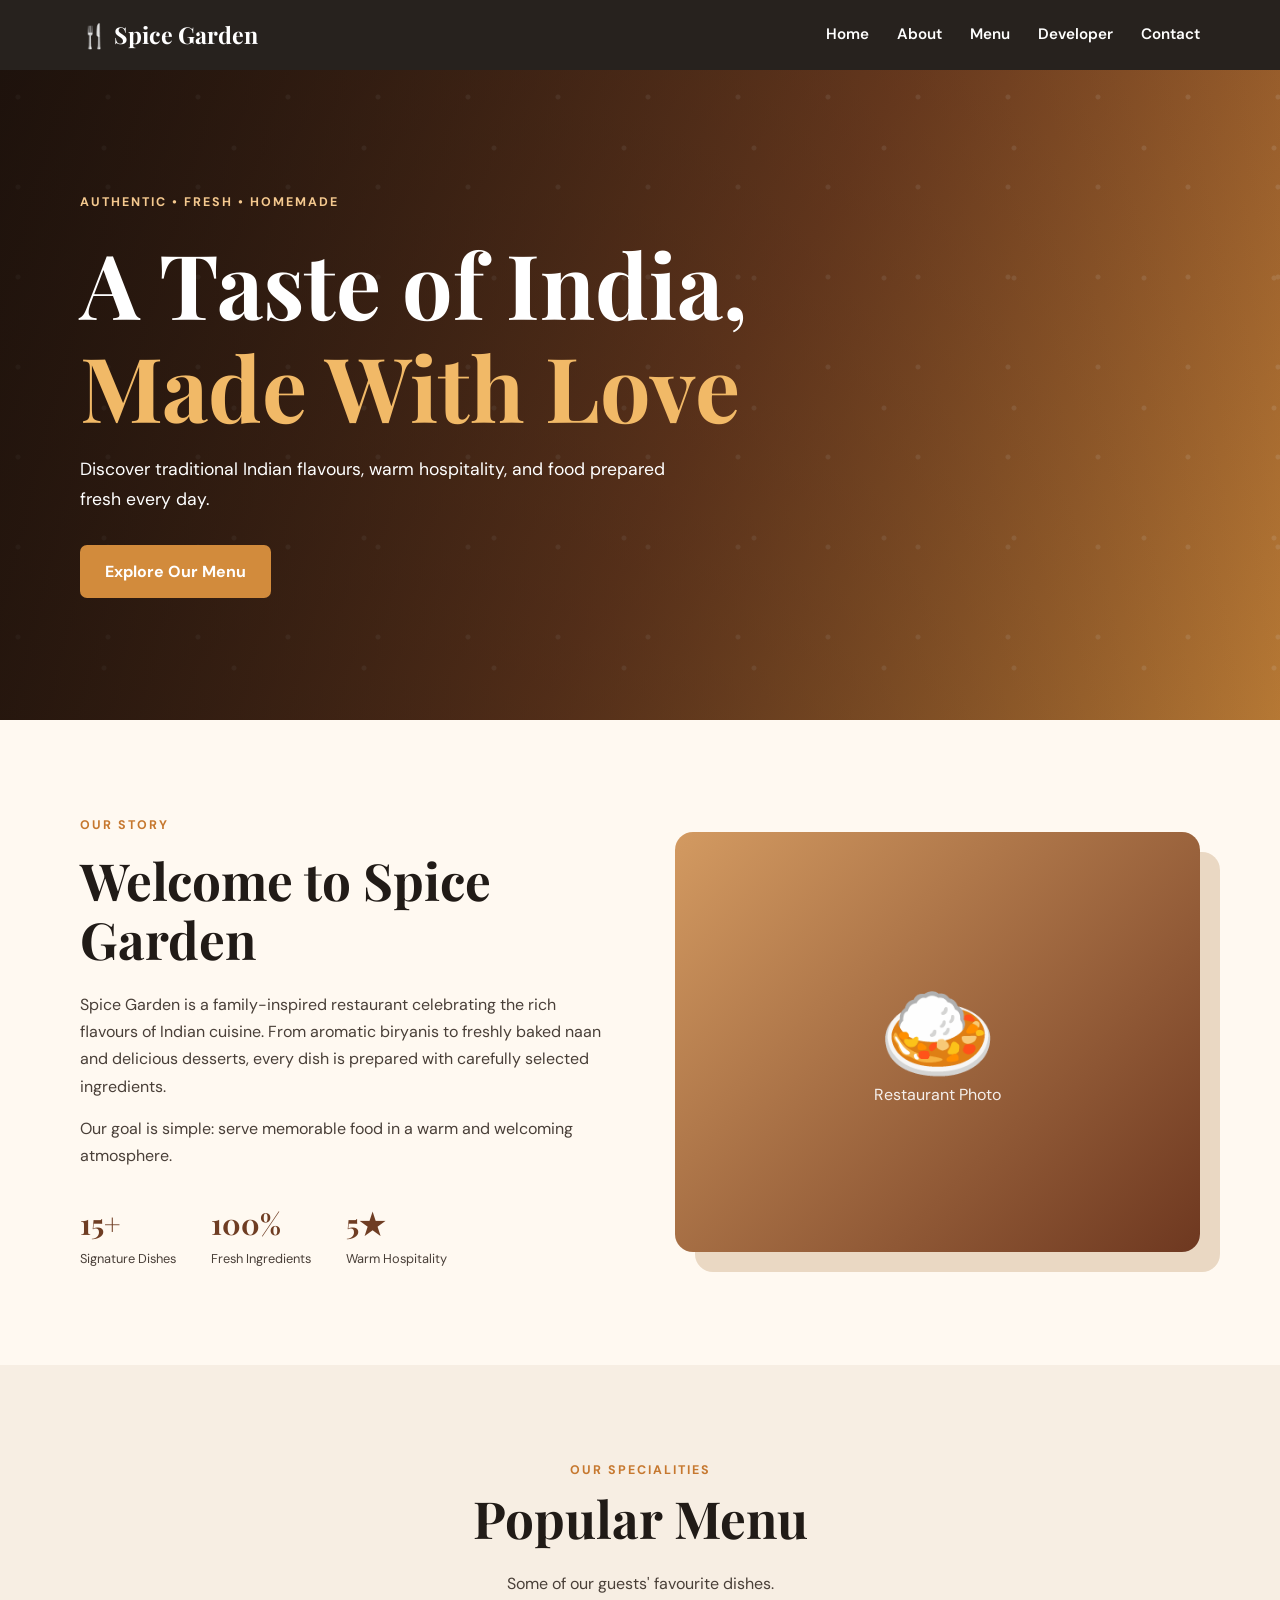
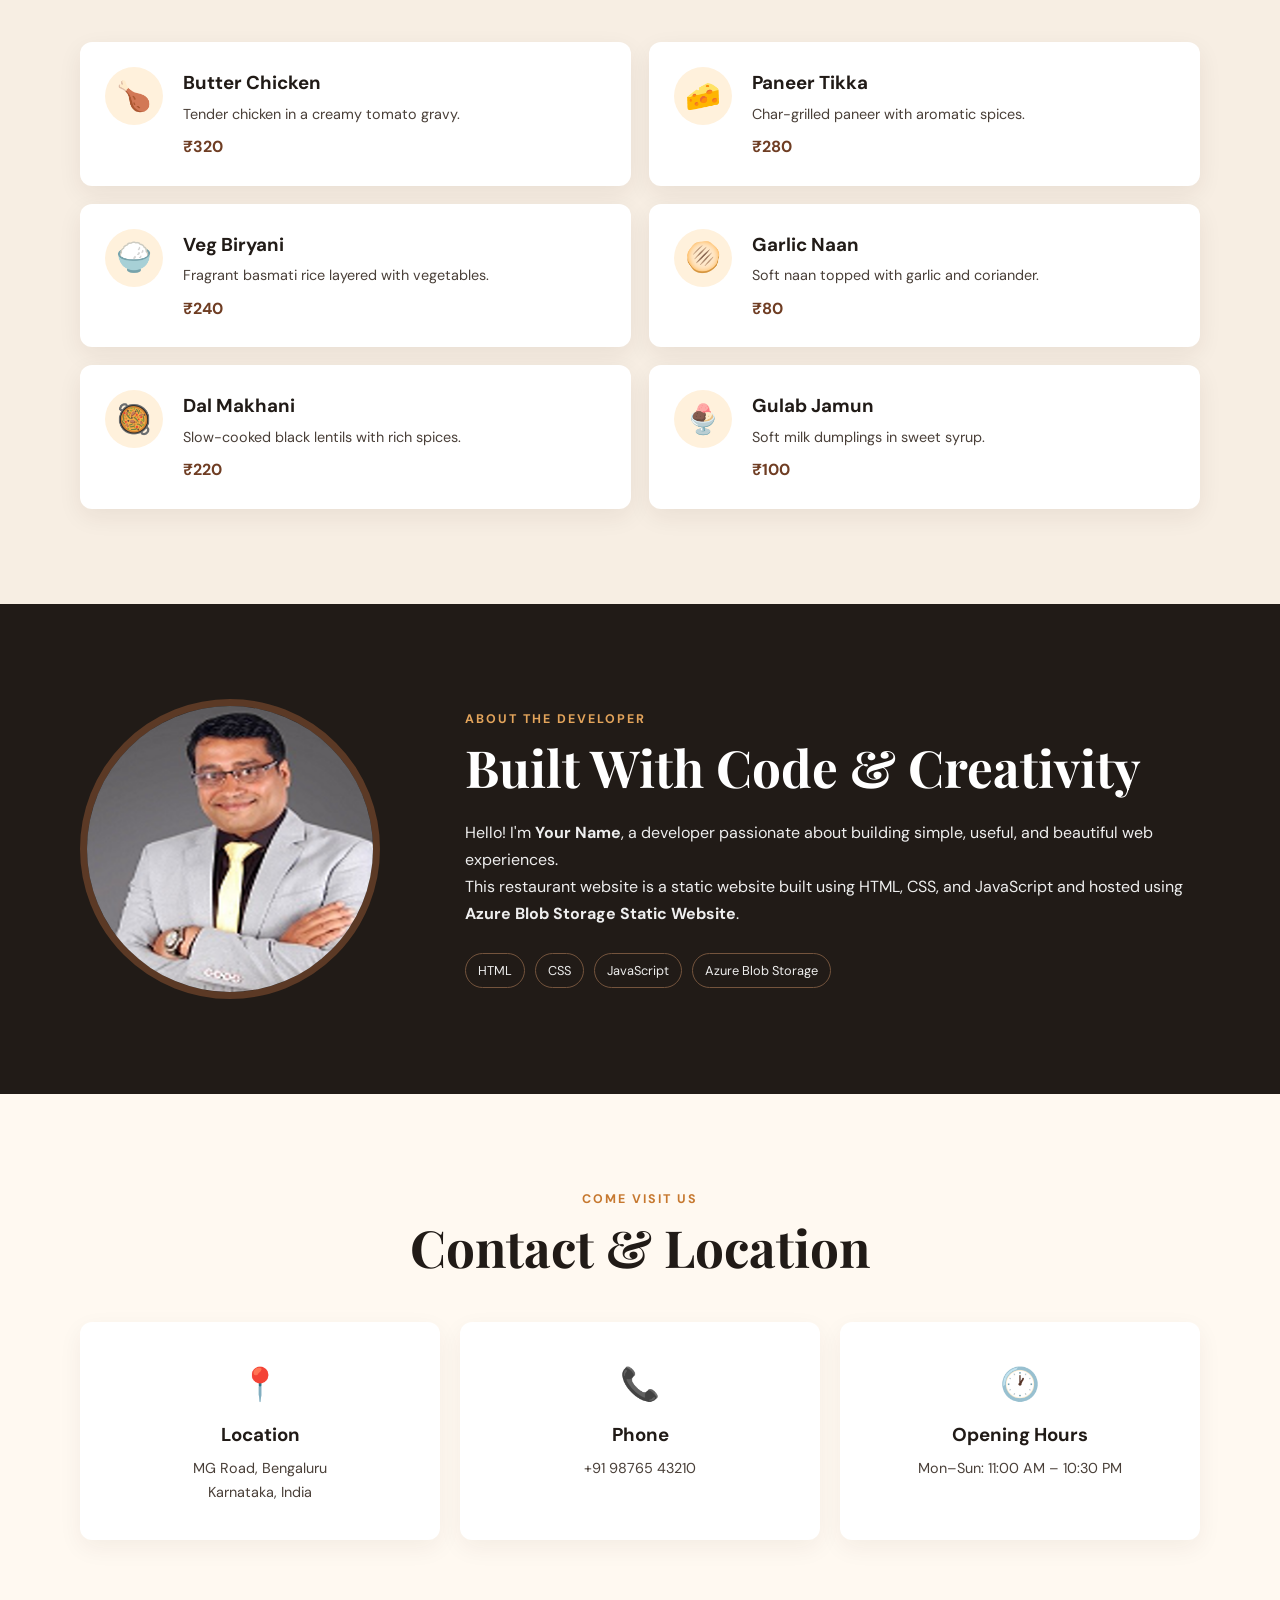
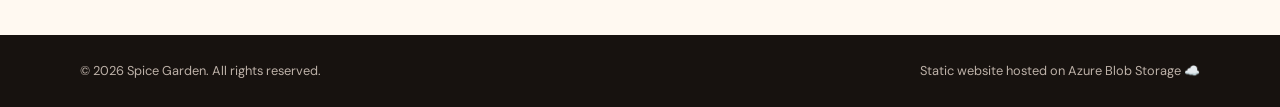
<file: index.html>
<!DOCTYPE html>
<html lang="en">
<head>
  <meta charset="UTF-8">
  <meta name="viewport" content="width=device-width, initial-scale=1.0">
  <meta name="description" content="Spice Garden - authentic Indian cuisine">
  <title>Spice Garden | Authentic Indian Cuisine</title>
  <link rel="stylesheet" href="style.css">
</head>
<body>
  <header class="navbar">
    <div class="container nav-inner">
      <a class="logo" href="#home">🍴 Spice Garden</a>
      <button class="menu-toggle" aria-label="Toggle menu">☰</button>
      <nav id="nav">
        <a href="#home">Home</a>
        <a href="#about">About</a>
        <a href="#menu">Menu</a>
        <a href="#developer">Developer</a>
        <a href="#contact">Contact</a>
      </nav>
    </div>
  </header>

  <main>
    <section id="home" class="hero">
      <div class="hero-overlay"></div>
      <div class="container hero-content">
        <p class="eyebrow">AUTHENTIC • FRESH • HOMEMADE</p>
        <h1>A Taste of India,<br><span>Made With Love</span></h1>
        <p>Discover traditional Indian flavours, warm hospitality, and food prepared fresh every day.</p>
        <a class="btn" href="#menu">Explore Our Menu</a>
      </div>
    </section>

    <section id="about" class="section">
      <div class="container two-column">
        <div>
          <p class="section-label">OUR STORY</p>
          <h2>Welcome to Spice Garden</h2>
          <p>Spice Garden is a family-inspired restaurant celebrating the rich flavours of Indian cuisine. From aromatic biryanis to freshly baked naan and delicious desserts, every dish is prepared with carefully selected ingredients.</p>
          <p>Our goal is simple: serve memorable food in a warm and welcoming atmosphere.</p>
          <div class="stats">
            <div><strong>15+</strong><span>Signature Dishes</span></div>
            <div><strong>100%</strong><span>Fresh Ingredients</span></div>
            <div><strong>5★</strong><span>Warm Hospitality</span></div>
          </div>
        </div>
        <div class="photo-card restaurant-photo">
          <div class="photo-placeholder">🍛<br><small>Restaurant Photo</small></div>
        </div>
      </div>
    </section>

    <section id="menu" class="section menu-section">
      <div class="container">
        <div class="section-heading">
          <p class="section-label">OUR SPECIALITIES</p>
          <h2>Popular Menu</h2>
          <p>Some of our guests' favourite dishes.</p>
        </div>
        <div class="menu-grid">
          <article class="menu-card"><div class="food-icon">🍗</div><div><h3>Butter Chicken</h3><p>Tender chicken in a creamy tomato gravy.</p><strong>₹320</strong></div></article>
          <article class="menu-card"><div class="food-icon">🧀</div><div><h3>Paneer Tikka</h3><p>Char-grilled paneer with aromatic spices.</p><strong>₹280</strong></div></article>
          <article class="menu-card"><div class="food-icon">🍚</div><div><h3>Veg Biryani</h3><p>Fragrant basmati rice layered with vegetables.</p><strong>₹240</strong></div></article>
          <article class="menu-card"><div class="food-icon">🫓</div><div><h3>Garlic Naan</h3><p>Soft naan topped with garlic and coriander.</p><strong>₹80</strong></div></article>
          <article class="menu-card"><div class="food-icon">🥘</div><div><h3>Dal Makhani</h3><p>Slow-cooked black lentils with rich spices.</p><strong>₹220</strong></div></article>
          <article class="menu-card"><div class="food-icon">🍨</div><div><h3>Gulab Jamun</h3><p>Soft milk dumplings in sweet syrup.</p><strong>₹100</strong></div></article>
        </div>
      </div>
    </section>

    <section id="developer" class="section developer-section">
      <div class="container developer-card">
        <div class="developer-photo">
          <img src="images/developer.jpg" alt="Developer photo" onerror="this.style.display='none'; this.nextElementSibling.style.display='flex';">
          <div class="photo-placeholder dev-placeholder">👨‍💻<br><small>Add developer.jpg</small></div>
        </div>
        <div>
          <p class="section-label">ABOUT THE DEVELOPER</p>
          <h2>Built With Code & Creativity</h2>
          <p>Hello! I'm <strong>Your Name</strong>, a developer passionate about building simple, useful, and beautiful web experiences.</p>
          <p>This restaurant website is a static website built using HTML, CSS, and JavaScript and hosted using <strong>Azure Blob Storage Static Website</strong>.</p>
          <div class="tech-tags"><span>HTML</span><span>CSS</span><span>JavaScript</span><span>Azure Blob Storage</span></div>
        </div>
      </div>
    </section>

    <section id="contact" class="section contact-section">
      <div class="container">
        <div class="section-heading">
          <p class="section-label">COME VISIT US</p>
          <h2>Contact & Location</h2>
        </div>
        <div class="contact-grid">
          <div><span>📍</span><h3>Location</h3><p>MG Road, Bengaluru<br>Karnataka, India</p></div>
          <div><span>📞</span><h3>Phone</h3><p>+91 98765 43210</p></div>
          <div><span>🕐</span><h3>Opening Hours</h3><p>Mon–Sun: 11:00 AM – 10:30 PM</p></div>
        </div>
      </div>
    </section>
  </main>

  <footer>
    <div class="container footer-inner">
      <p>© <span id="year"></span> Spice Garden. All rights reserved.</p>
      <p>Static website hosted on Azure Blob Storage ☁️</p>
    </div>
  </footer>
  <script src="script.js"></script>
</body>
</html>
</file>
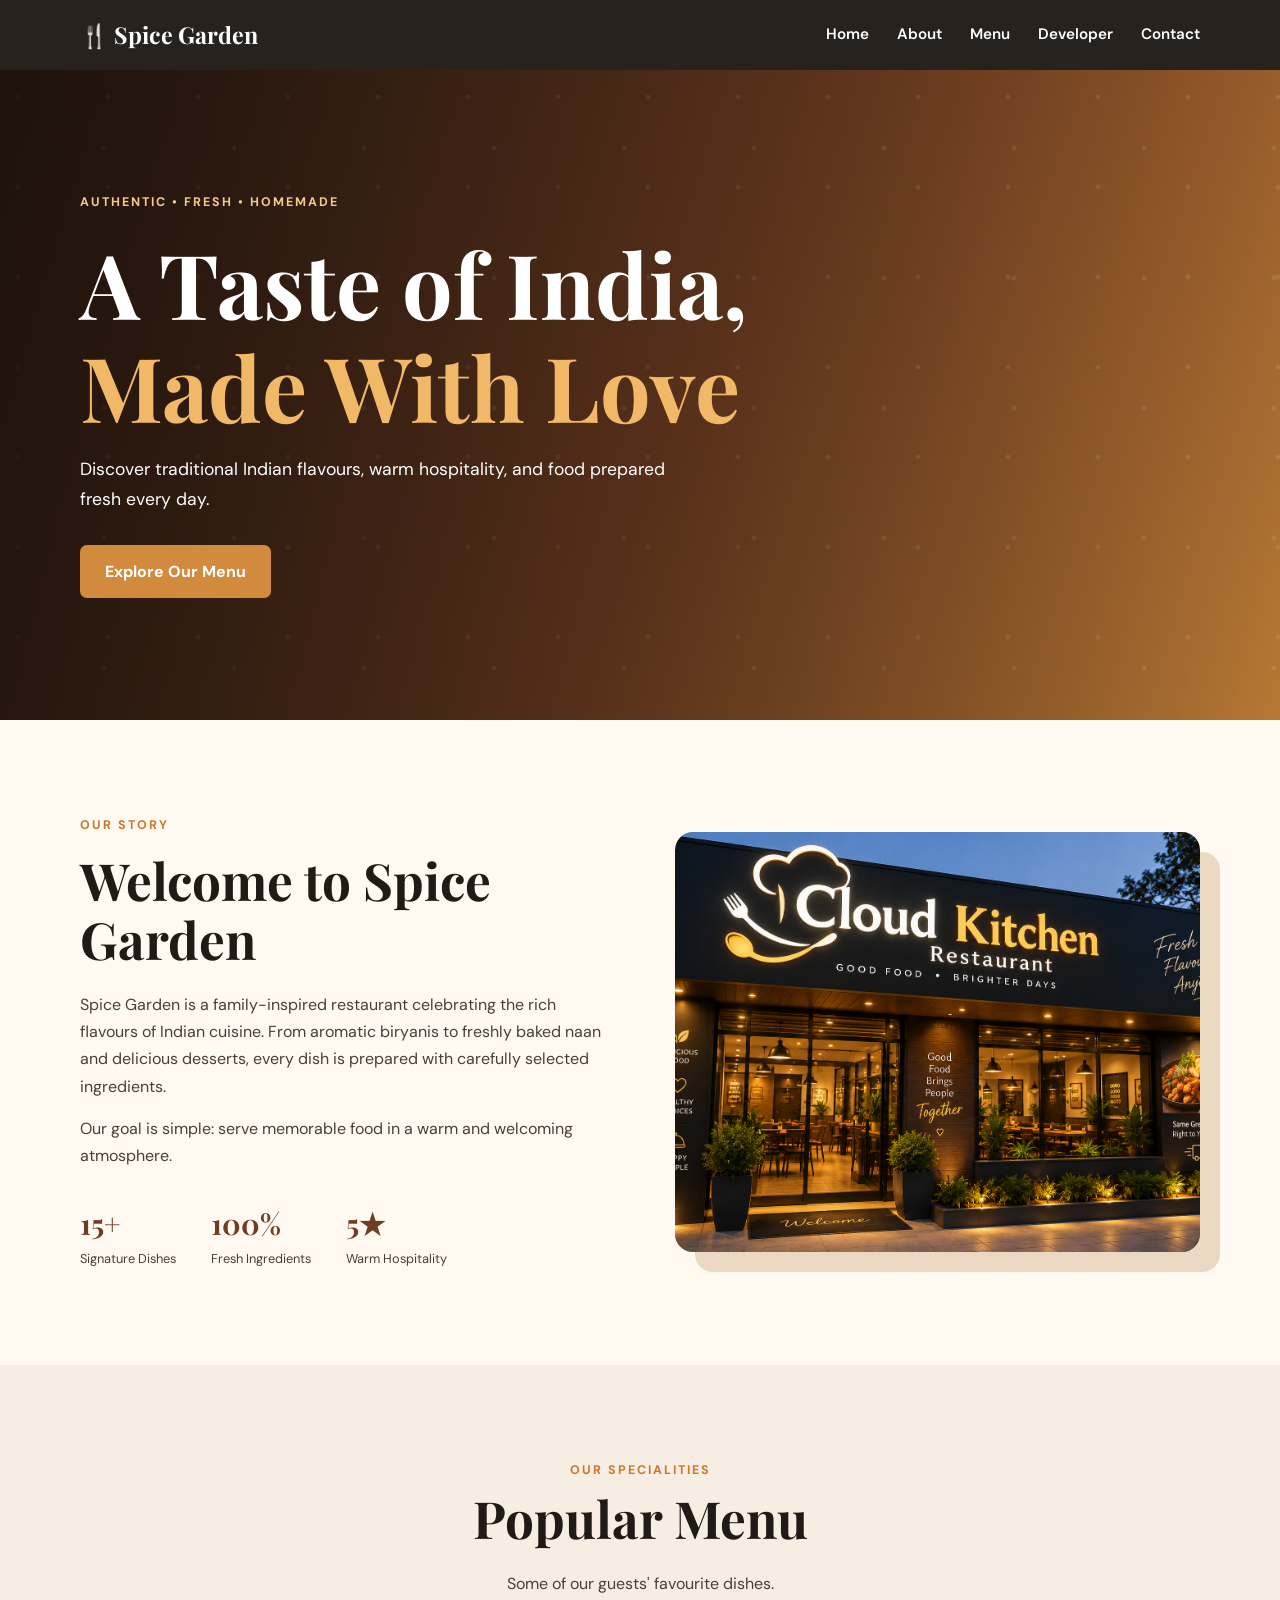
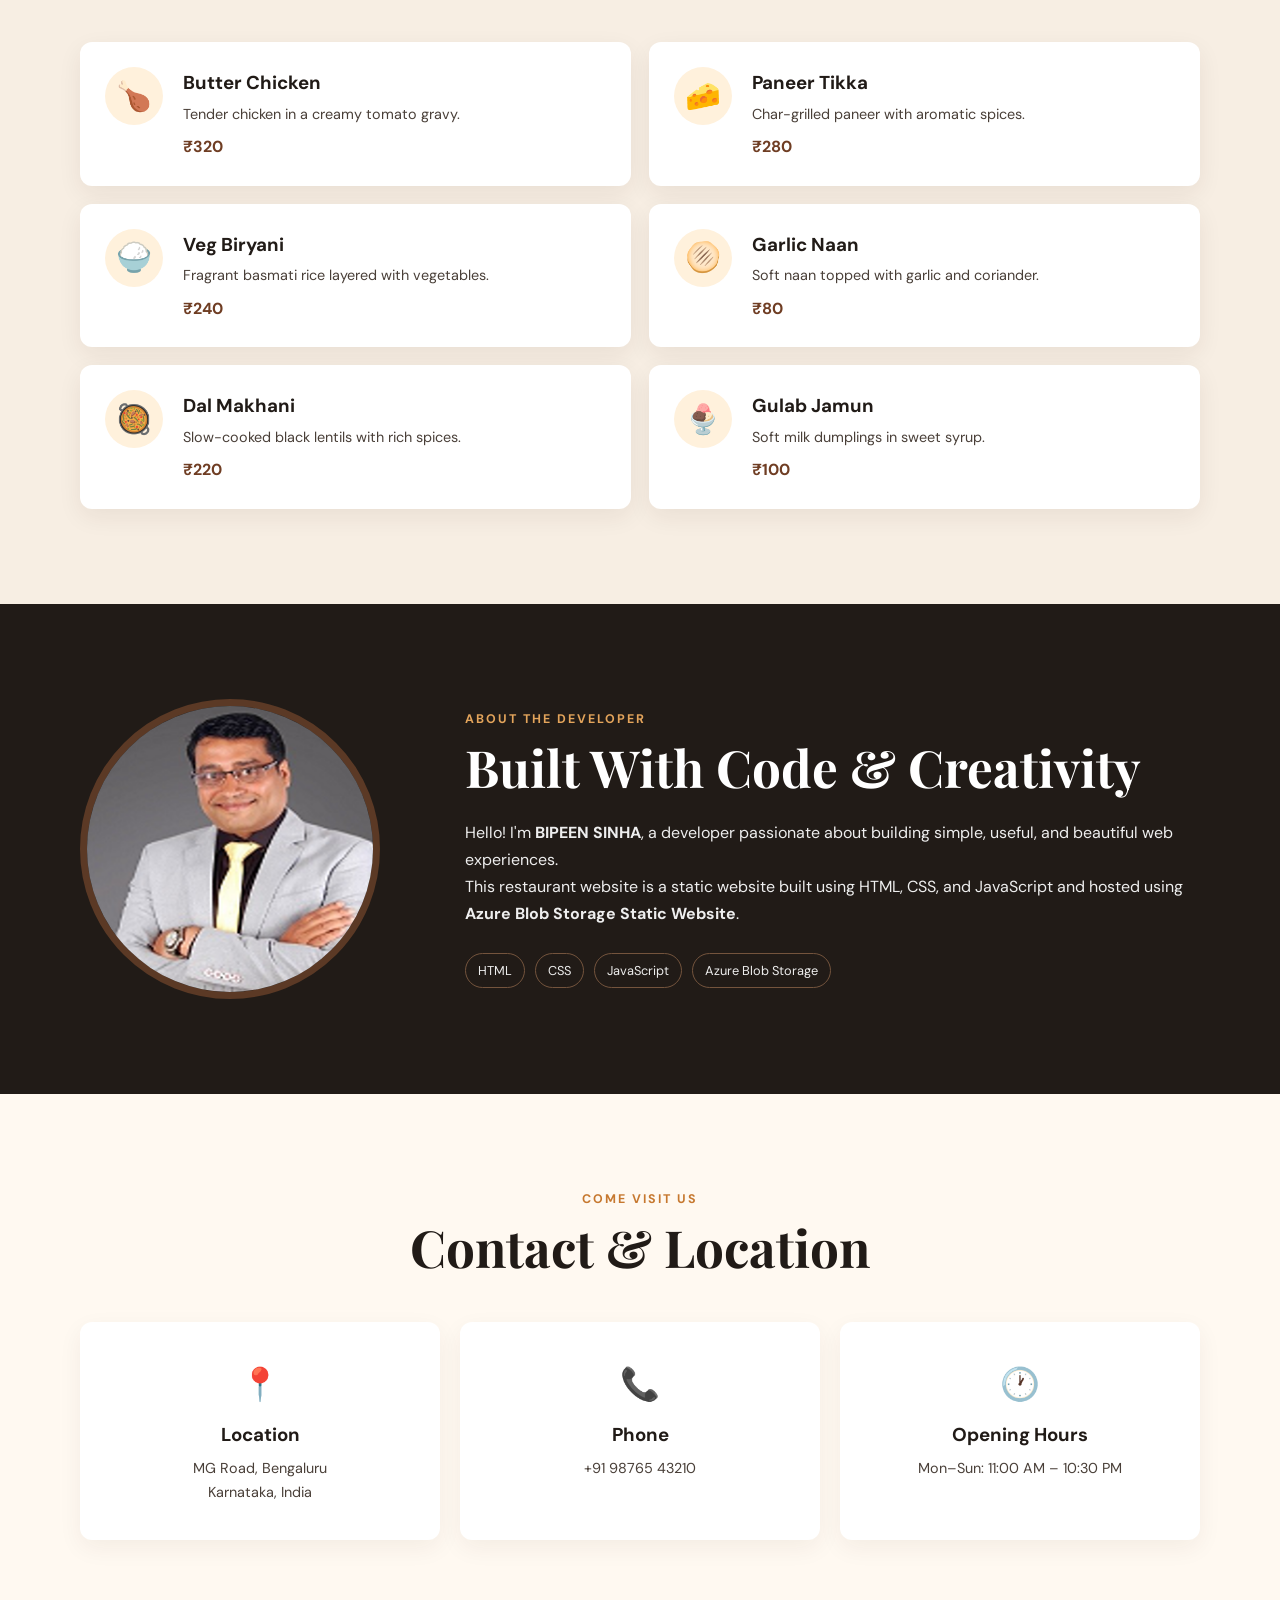
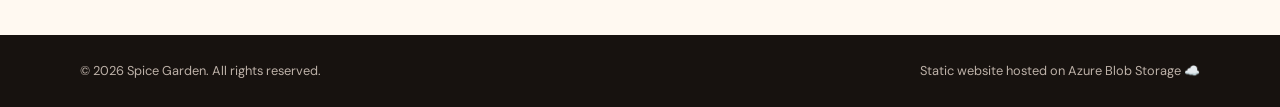
<file: iisstart.htm>
<!DOCTYPE html>
<html lang="en">
<head>
  <meta charset="UTF-8">
  <meta name="viewport" content="width=device-width, initial-scale=1.0">
  <meta name="description" content="Spice Garden - authentic Indian cuisine">
  <title>Spice Garden | Authentic Indian Cuisine</title>
  <link rel="stylesheet" href="style.css">
</head>
<body>
  <header class="navbar">
    <div class="container nav-inner">
      <a class="logo" href="#home">🍴 Spice Garden</a>
      <button class="menu-toggle" aria-label="Toggle menu">☰</button>
      <nav id="nav">
        <a href="#home">Home</a>
        <a href="#about">About</a>
        <a href="#menu">Menu</a>
        <a href="#developer">Developer</a>
        <a href="#contact">Contact</a>
      </nav>
    </div>
  </header>

  <main>
    <section id="home" class="hero">
      <div class="hero-overlay"></div>
      <div class="container hero-content">
        <p class="eyebrow">AUTHENTIC • FRESH • HOMEMADE</p>
        <h1>A Taste of India,<br><span>Made With Love</span></h1>
        <p>Discover traditional Indian flavours, warm hospitality, and food prepared fresh every day.</p>
        <a class="btn" href="#menu">Explore Our Menu</a>
      </div>
    </section>

    <section id="about" class="section">
      <div class="container two-column">
        <div>
          <p class="section-label">OUR STORY</p>
          <h2>Welcome to Spice Garden</h2>
          <p>Spice Garden is a family-inspired restaurant celebrating the rich flavours of Indian cuisine. From aromatic biryanis to freshly baked naan and delicious desserts, every dish is prepared with carefully selected ingredients.</p>
          <p>Our goal is simple: serve memorable food in a warm and welcoming atmosphere.</p>
          <div class="stats">
            <div><strong>15+</strong><span>Signature Dishes</span></div>
            <div><strong>100%</strong><span>Fresh Ingredients</span></div>
            <div><strong>5★</strong><span>Warm Hospitality</span></div>
          </div>
        </div>
	<div class="photo-card restaurant-photo">
    		<img src="images/cloud.png" alt="Spice Garden Restaurant">
	</div>
      </div>
    </section>

    <section id="menu" class="section menu-section">
      <div class="container">
        <div class="section-heading">
          <p class="section-label">OUR SPECIALITIES</p>
          <h2>Popular Menu</h2>
          <p>Some of our guests' favourite dishes.</p>
        </div>
        <div class="menu-grid">
          <article class="menu-card"><div class="food-icon">🍗</div><div><h3>Butter Chicken</h3><p>Tender chicken in a creamy tomato gravy.</p><strong>₹320</strong></div></article>
          <article class="menu-card"><div class="food-icon">🧀</div><div><h3>Paneer Tikka</h3><p>Char-grilled paneer with aromatic spices.</p><strong>₹280</strong></div></article>
          <article class="menu-card"><div class="food-icon">🍚</div><div><h3>Veg Biryani</h3><p>Fragrant basmati rice layered with vegetables.</p><strong>₹240</strong></div></article>
          <article class="menu-card"><div class="food-icon">🫓</div><div><h3>Garlic Naan</h3><p>Soft naan topped with garlic and coriander.</p><strong>₹80</strong></div></article>
          <article class="menu-card"><div class="food-icon">🥘</div><div><h3>Dal Makhani</h3><p>Slow-cooked black lentils with rich spices.</p><strong>₹220</strong></div></article>
          <article class="menu-card"><div class="food-icon">🍨</div><div><h3>Gulab Jamun</h3><p>Soft milk dumplings in sweet syrup.</p><strong>₹100</strong></div></article>
        </div>
      </div>
    </section>

    <section id="developer" class="section developer-section">
      <div class="container developer-card">
        <div class="developer-photo">
          <img src="images/developer.jpg" alt="Developer photo" onerror="this.style.display='none'; this.nextElementSibling.style.display='flex';">
          <div class="photo-placeholder dev-placeholder">👨‍💻<br><small>Add developer.jpg</small></div>
        </div>
        <div>
          <p class="section-label">ABOUT THE DEVELOPER</p>
          <h2>Built With Code & Creativity</h2>
          <p>Hello! I'm <strong>BIPEEN SINHA</strong>, a developer passionate about building simple, useful, and beautiful web experiences.</p>
          <p>This restaurant website is a static website built using HTML, CSS, and JavaScript and hosted using <strong>Azure Blob Storage Static Website</strong>.</p>
          <div class="tech-tags"><span>HTML</span><span>CSS</span><span>JavaScript</span><span>Azure Blob Storage</span></div>
        </div>
      </div>
    </section>

    <section id="contact" class="section contact-section">
      <div class="container">
        <div class="section-heading">
          <p class="section-label">COME VISIT US</p>
          <h2>Contact & Location</h2>
        </div>
        <div class="contact-grid">
          <div><span>📍</span><h3>Location</h3><p>MG Road, Bengaluru<br>Karnataka, India</p></div>
          <div><span>📞</span><h3>Phone</h3><p>+91 98765 43210</p></div>
          <div><span>🕐</span><h3>Opening Hours</h3><p>Mon–Sun: 11:00 AM – 10:30 PM</p></div>
        </div>
      </div>
    </section>
  </main>

  <footer>
    <div class="container footer-inner">
      <p>© <span id="year"></span> Spice Garden. All rights reserved.</p>
      <p>Static website hosted on Azure Blob Storage ☁️</p>
    </div>
  </footer>
  <script src="script.js"></script>
</body>
</html>
</file>
<file: style.css>
@import url('https://fonts.googleapis.com/css2?family=DM+Sans:wght@400;500;600;700&family=Playfair+Display:wght@600;700&display=swap');

:root {
  --dark: #211b17;
  --brown: #6f3d23;
  --accent: #d28b3c;
  --cream: #fff9f1;
  --light: #f7eee3;
  --text: #493f38;
  --white: #ffffff;
}

/* =========================
   GLOBAL
========================= */

* {
  box-sizing: border-box;
  margin: 0;
  padding: 0;
}

html {
  scroll-behavior: smooth;
}

body {
  font-family: "DM Sans", sans-serif;
  color: var(--text);
  background: var(--cream);
  line-height: 1.7;
}

.container {
  width: min(1120px, 92%);
  margin: 0 auto;
}

/* =========================
   NAVIGATION
========================= */

.navbar {
  position: sticky;
  top: 0;
  z-index: 1000;
  background: rgba(33, 27, 23, 0.97);
  color: white;
}

.nav-inner {
  min-height: 70px;
  display: flex;
  align-items: center;
  justify-content: space-between;
}

.logo {
  color: white;
  text-decoration: none;
  font-family: "Playfair Display", serif;
  font-size: 1.45rem;
  font-weight: 700;
}

nav {
  display: flex;
  gap: 28px;
}

nav a {
  color: #ffffff;
  text-decoration: none;
  font-weight: 600;
  font-size: 0.95rem;
  transition: color 0.3s ease;
}

nav a:hover {
  color: #e9b66d;
}

.menu-toggle {
  display: none;
  background: none;
  color: white;
  border: none;
  font-size: 1.6rem;
  cursor: pointer;
}

/* =========================
   HERO
========================= */

.hero {
  min-height: 650px;
  display: grid;
  place-items: center;
  position: relative;
  overflow: hidden;
  background: linear-gradient(
    120deg,
    #3b2115,
    #8c4c27 55%,
    #d28b3c
  );
}

.hero::before {
  content: "";
  position: absolute;
  inset: 0;
  opacity: 0.13;

  background-image:
    radial-gradient(
      circle at 20% 30%,
      #ffffff 0 2px,
      transparent 3px
    ),
    radial-gradient(
      circle at 80% 60%,
      #ffffff 0 2px,
      transparent 3px
    );

  background-size: 90px 90px, 130px 130px;
}

.hero-overlay {
  position: absolute;
  inset: 0;
  background: linear-gradient(
    90deg,
    rgba(20, 13, 9, 0.75),
    rgba(20, 13, 9, 0.15)
  );
}

.hero-content {
  position: relative;
  color: white;
  padding: 100px 0;
}

.eyebrow,
.section-label {
  color: #c6782f;
  letter-spacing: 2px;
  font-size: 0.78rem;
  font-weight: 700;
}

.hero .eyebrow {
  color: #f5c98f;
}

h1,
h2 {
  font-family: "Playfair Display", serif;
  line-height: 1.15;
  color: var(--dark);
}

h1 {
  color: white;
  font-size: clamp(3rem, 7vw, 5.6rem);
  max-width: 750px;
  margin: 18px 0;
}

h1 span {
  color: #f1b967;
}

.hero-content > p:not(.eyebrow) {
  max-width: 600px;
  font-size: 1.1rem;
  margin-bottom: 30px;
}

.btn {
  display: inline-block;
  padding: 13px 25px;
  background: #d28b3c;
  color: white;
  text-decoration: none;
  border-radius: 7px;
  font-weight: 700;
  transition: background 0.3s ease;
}

.btn:hover {
  background: #b66f28;
}

/* =========================
   SECTIONS
========================= */

.section {
  padding: 95px 0;
}

.two-column {
  display: grid;
  grid-template-columns: 1fr 1fr;
  gap: 70px;
  align-items: center;
}

h2 {
  font-size: clamp(2.2rem, 4vw, 3.4rem);
  margin: 8px 0 22px;
}

.two-column p {
  margin-bottom: 15px;
}

/* =========================
   RESTAURANT PHOTO
========================= */

.photo-card {
  height: 420px;
  min-height: 420px;

  border-radius: 18px;

  background: linear-gradient(
    135deg,
    #d39a61,
    #6e3820
  );

  display: grid;
  place-items: center;

  overflow: hidden;

  box-shadow: 20px 20px 0 #ead8c3;
}

.restaurant-photo {
  height: 420px;
  overflow: hidden;
}

.restaurant-photo img {
  width: 100%;
  height: 100%;

  object-fit: cover;

  display: block;

  border-radius: 18px;
}

/* =========================
   PHOTO PLACEHOLDER
========================= */

.photo-placeholder {
  color: white;
  text-align: center;
  font-size: 6rem;
  line-height: 1.1;
}

.photo-placeholder small {
  display: block;
  font-size: 1rem;
  opacity: 0.9;
}

/* =========================
   STATS
========================= */

.stats {
  display: flex;
  gap: 35px;
  margin-top: 30px;
}

.stats div {
  display: flex;
  flex-direction: column;
}

.stats strong {
  font-family: "Playfair Display", serif;
  font-size: 1.8rem;
  color: var(--brown);
}

.stats span {
  font-size: 0.8rem;
}

/* =========================
   MENU
========================= */

.menu-section {
  background: var(--light);
}

.section-heading {
  text-align: center;
  margin-bottom: 45px;
}

.menu-grid {
  display: grid;
  grid-template-columns: repeat(2, 1fr);
  gap: 18px;
}

.menu-card {
  background: white;
  border-radius: 12px;
  padding: 25px;

  display: flex;
  gap: 20px;

  box-shadow: 0 8px 25px rgba(60, 35, 20, 0.07);

  transition:
    transform 0.3s ease,
    box-shadow 0.3s ease;
}

.menu-card:hover {
  transform: translateY(-4px);
  box-shadow: 0 12px 30px rgba(60, 35, 20, 0.12);
}

.food-icon {
  width: 58px;
  height: 58px;

  flex: 0 0 58px;

  display: grid;
  place-items: center;

  background: #fff1dc;
  border-radius: 50%;

  font-size: 1.8rem;
}

.menu-card h3 {
  color: var(--dark);
  margin-bottom: 3px;
}

.menu-card p {
  font-size: 0.9rem;
  margin-bottom: 7px;
}

.menu-card strong {
  color: var(--brown);
}

/* =========================
   DEVELOPER SECTION
========================= */

.developer-section {
  background: #211b17;
  color: #eeeeee;
}

.developer-card {
  display: grid;
  grid-template-columns: 320px 1fr;

  gap: 65px;

  align-items: center;
}

.developer-section h2 {
  color: white;
}

.developer-section .section-label {
  color: #e3a45b;
}

/* Developer Image */

.developer-photo {
  width: 300px;
  height: 300px;

  border-radius: 50%;

  overflow: hidden;

  border: 7px solid #5b3925;

  background: #38271d;
}

.developer-photo img {
  width: 100%;
  height: 100%;

  object-fit: cover;

  display: block;
}

/* Developer Placeholder */

.dev-placeholder {
  display: none;

  width: 100%;
  height: 100%;

  align-items: center;
  justify-content: center;

  font-size: 5rem;
}

/* =========================
   TECHNOLOGY TAGS
========================= */

.tech-tags {
  display: flex;
  flex-wrap: wrap;

  gap: 10px;

  margin-top: 25px;
}

.tech-tags span {
  border: 1px solid #74543d;

  padding: 6px 12px;

  border-radius: 30px;

  font-size: 0.8rem;
}

/* =========================
   CONTACT
========================= */

.contact-section {
  background: var(--cream);
}

.contact-grid {
  display: grid;
  grid-template-columns: repeat(3, 1fr);

  gap: 20px;
}

.contact-grid > div {
  background: white;

  text-align: center;

  padding: 35px 20px;

  border-radius: 12px;

  box-shadow: 0 8px 25px rgba(60, 35, 20, 0.06);

  transition: transform 0.3s ease;
}

.contact-grid > div:hover {
  transform: translateY(-4px);
}

.contact-grid span {
  font-size: 2rem;
}

.contact-grid h3 {
  margin: 8px 0 5px;
  color: var(--dark);
}

.contact-grid p {
  font-size: 0.9rem;
}

/* =========================
   FOOTER
========================= */

footer {
  background: #17120f;

  color: #bdb1a8;

  padding: 25px 0;

  font-size: 0.8rem;
}

.footer-inner {
  display: flex;

  justify-content: space-between;

  gap: 20px;
}

/* =========================
   MOBILE RESPONSIVE
========================= */

@media (max-width: 760px) {

  /* Navigation */

  nav {
    display: none;

    position: absolute;

    top: 70px;
    left: 0;
    right: 0;

    background: #211b17;

    flex-direction: column;

    padding: 20px 5%;

    gap: 15px;
  }

  nav.open {
    display: flex;
  }

  .menu-toggle {
    display: block;
  }

  /* Hero */

  .hero {
    min-height: 570px;
  }

  .hero-content {
    padding: 80px 0;
  }

  h1 {
    font-size: clamp(2.6rem, 12vw, 4rem);
  }

  /* Sections */

  .section {
    padding: 65px 0;
  }

  .two-column,
  .developer-card {
    grid-template-columns: 1fr;

    gap: 35px;
  }

  /* Restaurant image */

  .photo-card {
    min-height: 300px;
  }

  .restaurant-photo {
    height: 300px;
  }

  /* Developer */

  .developer-photo {
    margin: 0 auto;

    width: 230px;
    height: 230px;
  }

  /* Menu */

  .menu-grid {
    grid-template-columns: 1fr;
  }

  /* Contact */

  .contact-grid {
    grid-template-columns: 1fr;
  }

  /* Stats */

  .stats {
    gap: 18px;

    flex-wrap: wrap;
  }

  /* Footer */

  .footer-inner {
    flex-direction: column;
  }
}
</file>
